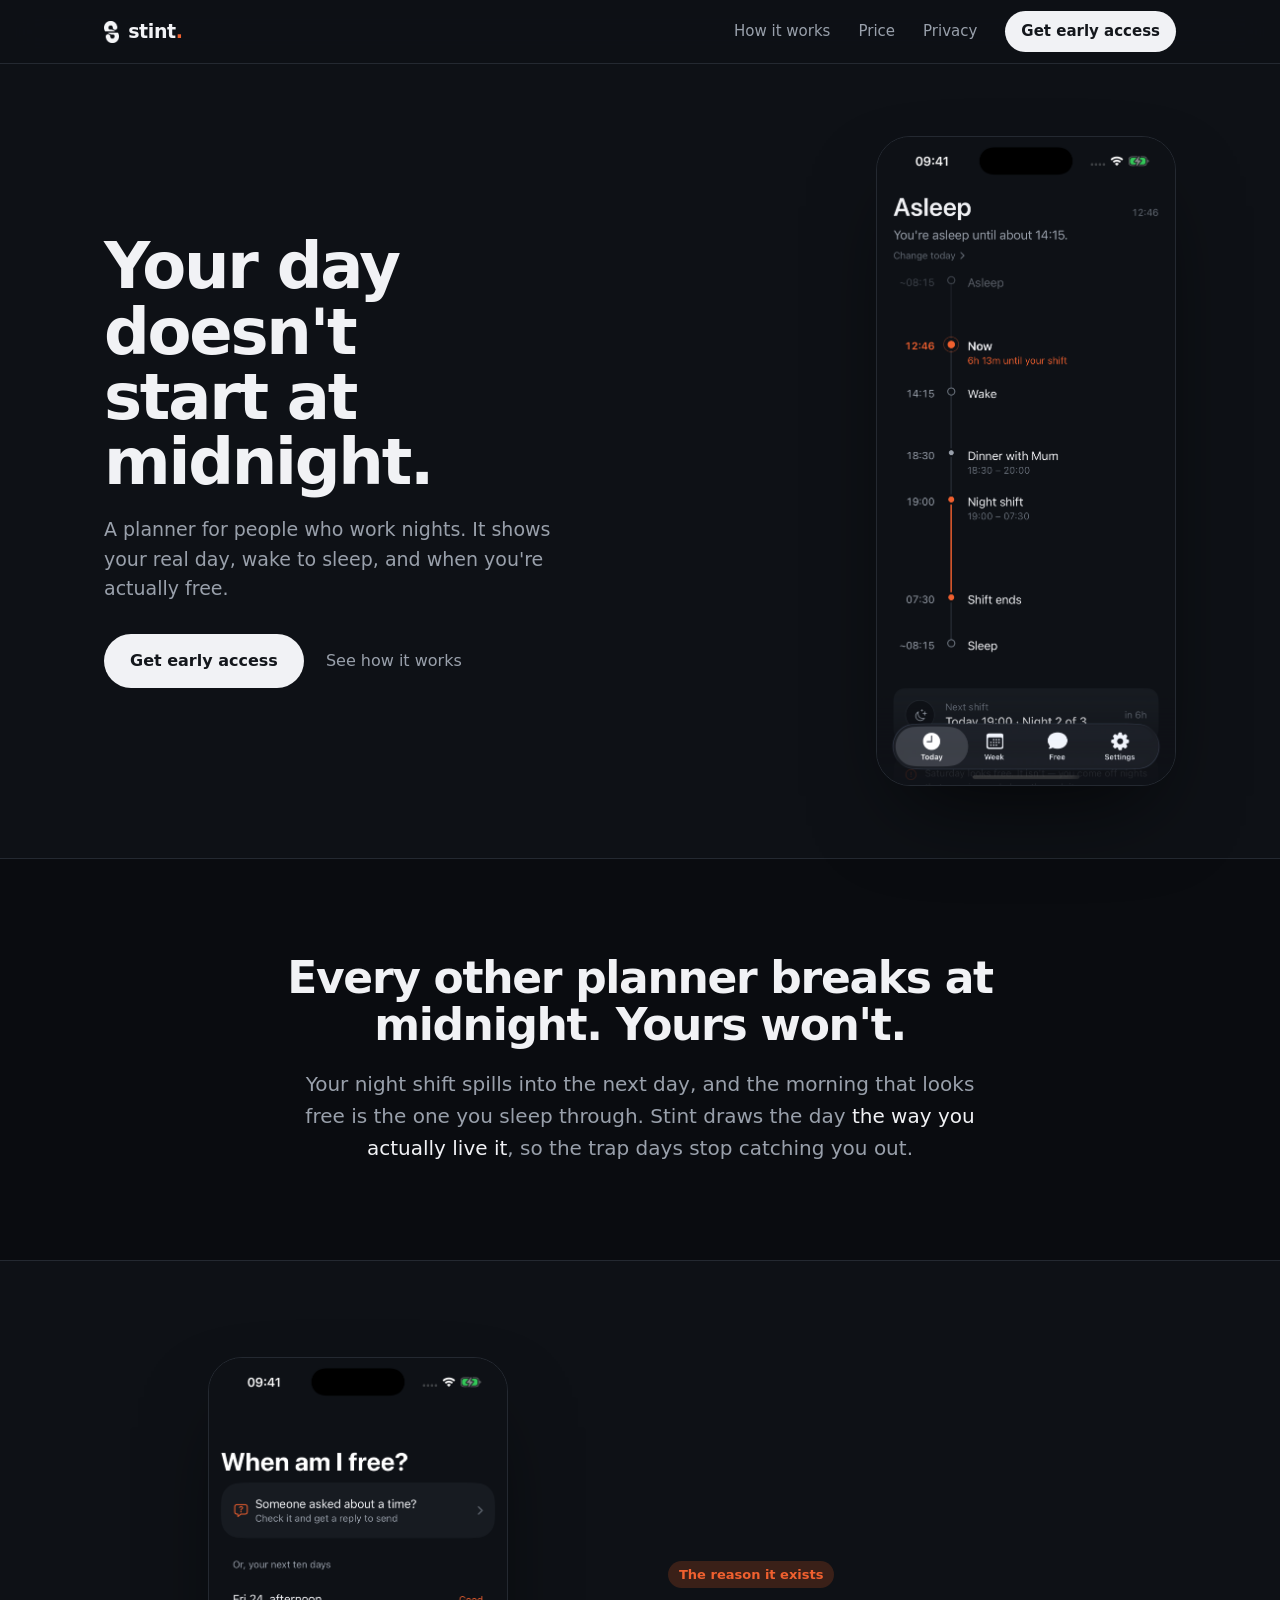
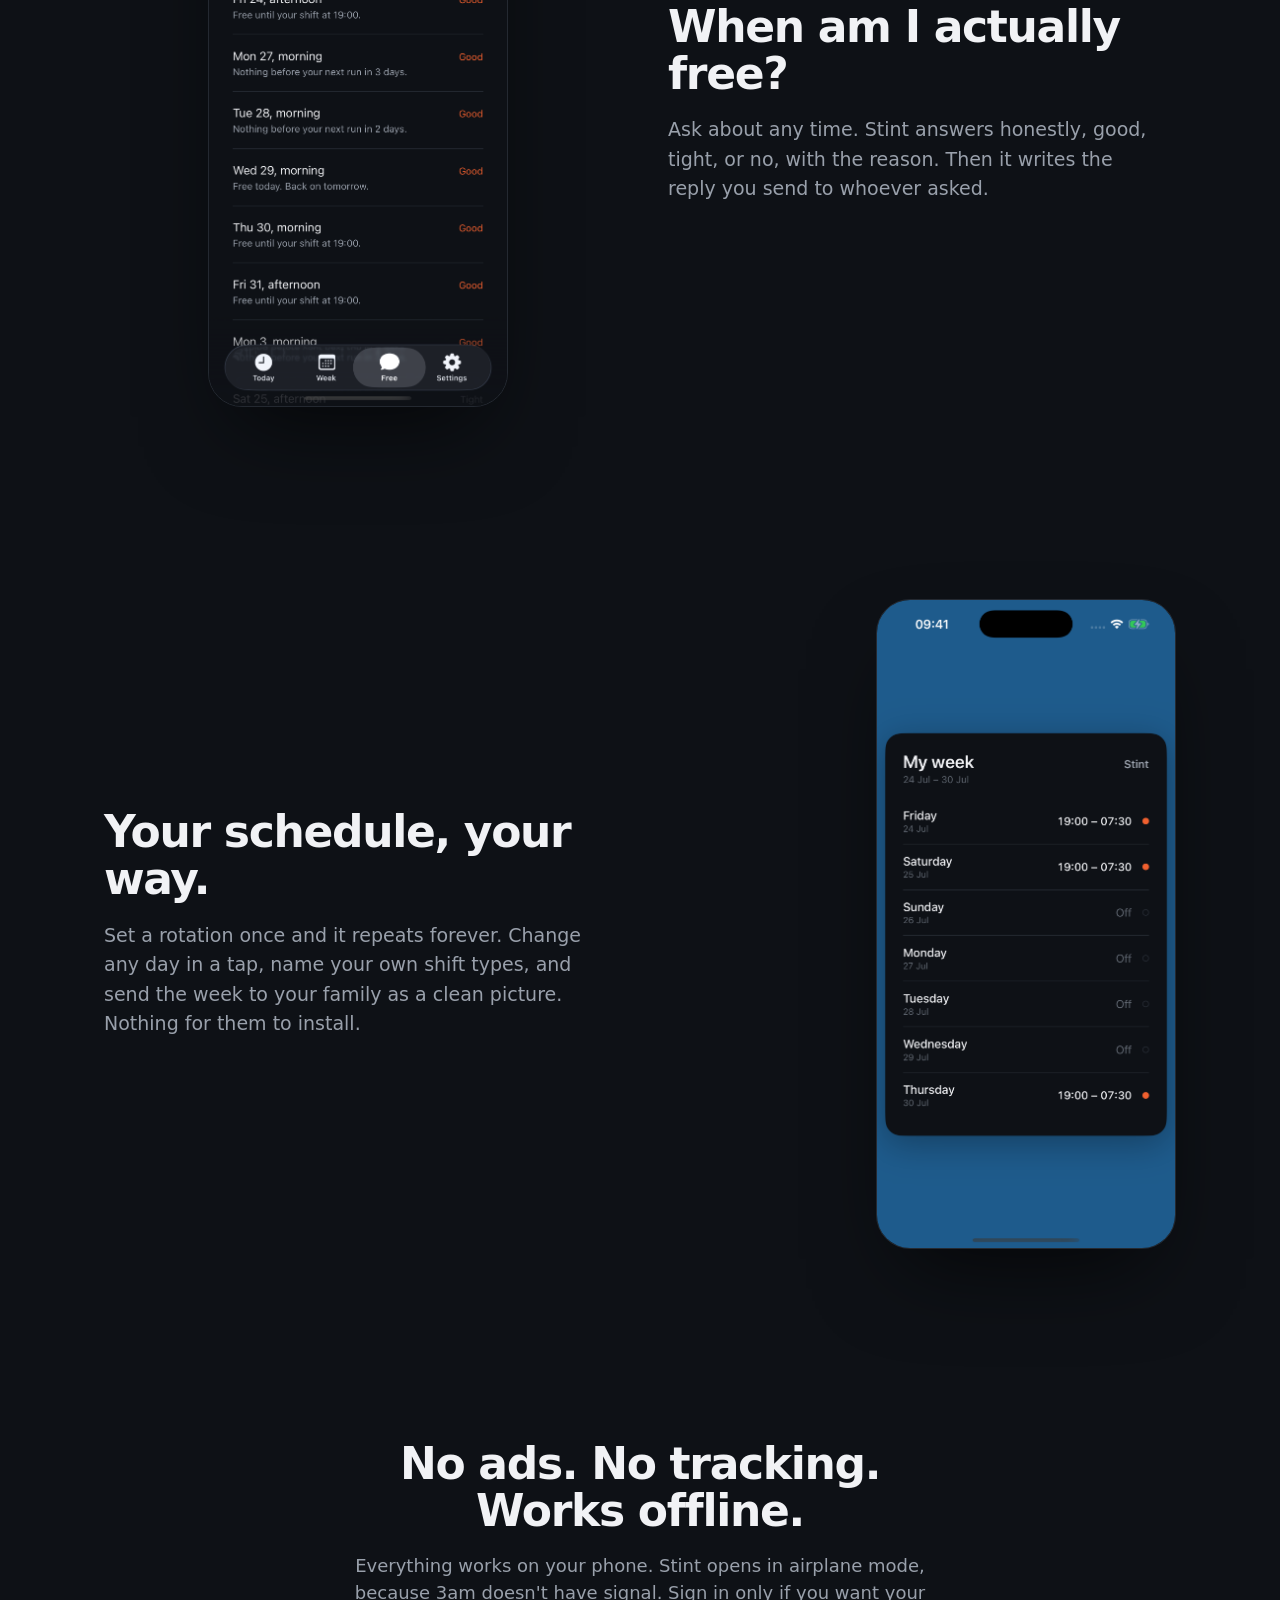
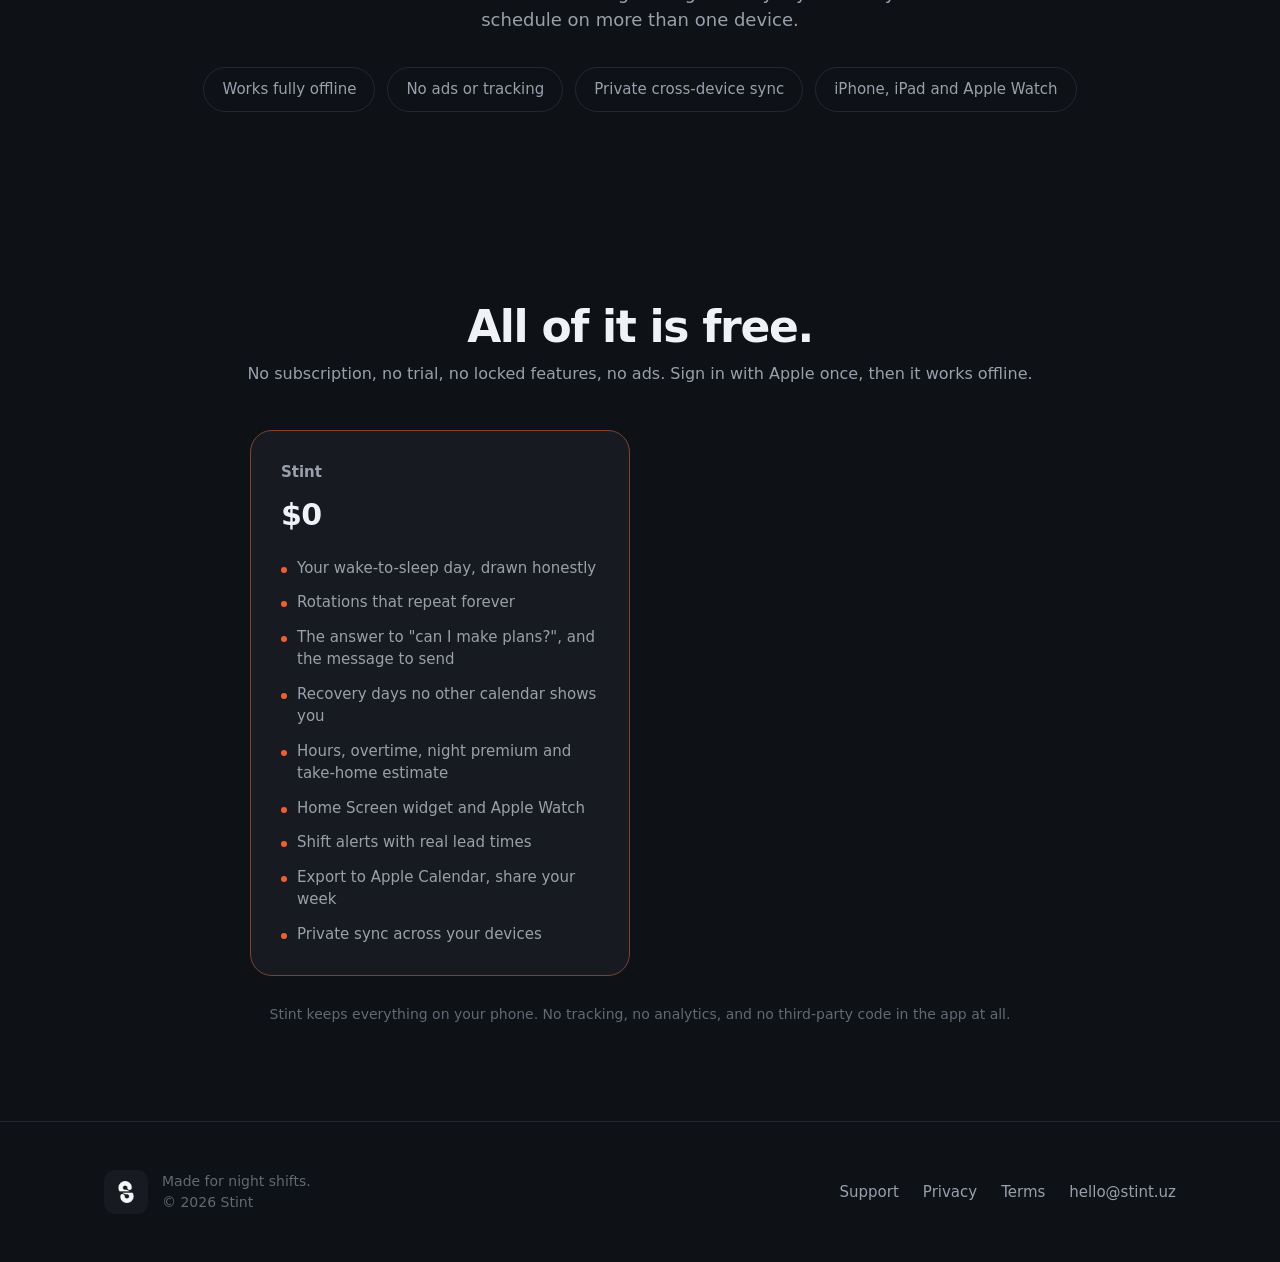
<file: index.html>
<!DOCTYPE html>
<html lang="en">
<head>
  <meta charset="UTF-8" />
  <meta name="viewport" content="width=device-width, initial-scale=1" />
  <title>Stint — a planner for people who work nights</title>
  <meta name="description" content="Stint is a native iOS planner for shift workers. It shows your real day, wake to sleep, draws how overnight shifts spill into the next day, and answers when you're actually free. No account, no servers, works offline." />
  <meta name="theme-color" content="#0E1116" />
  <meta property="og:title" content="Stint — when are you actually free?" />
  <meta property="og:description" content="A planner for people who work nights. Your real day, wake to sleep, and an honest answer to when you're free." />
  <meta property="og:type" content="website" />
  <meta property="og:image" content="img/icon.png" />
  <link rel="icon" type="image/png" href="img/icon.png" />
  <link rel="apple-touch-icon" href="img/icon.png" />
  <link rel="stylesheet" href="style.css" />
</head>
<body>
  <nav class="nav">
    <div class="wrap">
      <a class="wordmark" href="/"><img class="mark" src="img/mark.png" alt="" /><span>stint<span class="dot">.</span></span></a>
      <div class="nav-links">
        <a class="hide-sm" href="#how">How it works</a>
        <a class="hide-sm" href="#pricing">Price</a>
        <a class="hide-sm" href="privacy.html">Privacy</a>
        <a class="nav-cta" href="mailto:hello@stint.uz?subject=Stint%20early%20access">Get early access</a>
      </div>
    </div>
  </nav>

  <!-- Hero: asymmetric split -->
  <header class="hero">
    <div class="wrap">
      <div class="copy reveal">
        <h1>Your day doesn't<br />start at midnight.</h1>
        <p class="lead">A planner for people who work nights. It shows your real day, wake to sleep, and when you're actually free.</p>
        <div class="hero-actions">
          <a class="pill" href="mailto:hello@stint.uz?subject=Stint%20early%20access">Get early access</a>
          <a class="ghost" href="#how">See how it works</a>
        </div>
      </div>
      <div class="art phone-right reveal">
        <img class="shot phone" src="img/today.png" width="300" alt="The Stint Today screen: a wake-to-sleep timeline showing sleep, a personal plan, and a night shift." />
      </div>
    </div>
  </header>

  <!-- Wedge: editorial manifesto band -->
  <section class="manifesto">
    <div class="wrap reveal">
      <h2>Every other planner breaks at midnight. Yours won't.</h2>
      <p>Your night shift spills into the next day, and the morning that looks free is the one you sleep through. Stint draws the day <span class="accent">the way you actually live it</span>, so the trap days stop catching you out.</p>
    </div>
  </section>

  <!-- Free Finder: split, phone left -->
  <section class="feature reverse" id="how">
    <div class="wrap">
      <div class="copy reveal">
        <span class="chip">The reason it exists</span>
        <h2>When am I actually free?</h2>
        <p class="lead">Ask about any time. Stint answers honestly, good, tight, or no, with the reason. Then it writes the reply you send to whoever asked.</p>
      </div>
      <div class="art reveal">
        <img class="shot phone" src="img/free.png" width="300" alt="The Free screen listing upcoming windows, each with an honest verdict and a plain-language reason." />
      </div>
    </div>
  </section>

  <!-- Schedule + share: split, phone right -->
  <section class="feature">
    <div class="wrap">
      <div class="copy reveal">
        <h2>Your schedule, your way.</h2>
        <p class="lead">Set a rotation once and it repeats forever. Change any day in a tap, name your own shift types, and send the week to your family as a clean picture. Nothing for them to install.</p>
      </div>
      <div class="art phone-right reveal">
        <img class="shot phone" src="img/week.png" width="300" alt="A shareable image of the week's shifts, ready to send to family." />
      </div>
    </div>
  </section>

  <!-- Honesty band -->
  <section class="honesty">
    <div class="wrap reveal">
      <h2>No ads. No tracking. Works offline.</h2>
      <p>Everything works on your phone. Stint opens in airplane mode, because 3am doesn't have signal. Sign in only if you want your schedule on more than one device.</p>
      <div class="row">
        <span class="tag">Works fully offline</span>
        <span class="tag">No ads or tracking</span>
        <span class="tag">Private cross-device sync</span>
        <span class="tag">iPhone, iPad and Apple Watch</span>
      </div>
    </div>
  </section>

  <!-- Pricing -->
  <section class="pricing" id="pricing">
    <div class="wrap">
      <h2 class="reveal">All of it is free.</h2>
      <p class="sub reveal">No subscription, no trial, no locked features, no ads. Sign in with Apple once, then it works offline.</p>
      <div class="tiers reveal">
        <div class="tier pro">
          <div class="name">Stint</div>
          <div class="price">$0</div>
          <ul>
            <li>Your wake-to-sleep day, drawn honestly</li>
            <li>Rotations that repeat forever</li>
            <li>The answer to "can I make plans?", and the message to send</li>
            <li>Recovery days no other calendar shows you</li>
            <li>Hours, overtime, night premium and take-home estimate</li>
            <li>Home Screen widget and Apple Watch</li>
            <li>Shift alerts with real lead times</li>
            <li>Export to Apple Calendar, share your week</li>
            <li>Private sync across your devices</li>
          </ul>
        </div>
      </div>
      <p class="fine reveal">Stint keeps everything on your phone. No tracking, no analytics, and no third-party code in the app at all.</p>
    </div>
  </section>

  <footer>
    <div class="wrap">
      <div class="foot-brand">
        <img src="img/icon.png" alt="Stint app icon" width="44" height="44" />
        <span class="foot-note">Made for night shifts.<br />&copy; 2026 Stint</span>
      </div>
      <div class="foot-links">
        <a href="support.html">Support</a>
        <a href="privacy.html">Privacy</a>
        <a href="terms.html">Terms</a>
        <a href="mailto:hello@stint.uz">hello@stint.uz</a>
      </div>
    </div>
  </footer>

  <script>
    // Reveal on scroll via IntersectionObserver (no scroll listeners). Content is
    // visible by default; we opt into the animation only when motion is welcome,
    // so a JS hiccup can never leave a section blank.
    const reduce = window.matchMedia('(prefers-reduced-motion: reduce)').matches;
    if (!reduce) {
      document.body.classList.add('reveal-on');
      const io = new IntersectionObserver((entries) => {
        for (const e of entries) {
          if (e.isIntersecting) { e.target.classList.add('in'); io.unobserve(e.target); }
        }
      }, { threshold: 0.15 });
      document.querySelectorAll('.reveal').forEach((el) => io.observe(el));
    }
  </script>
</body>
</html>
</file>
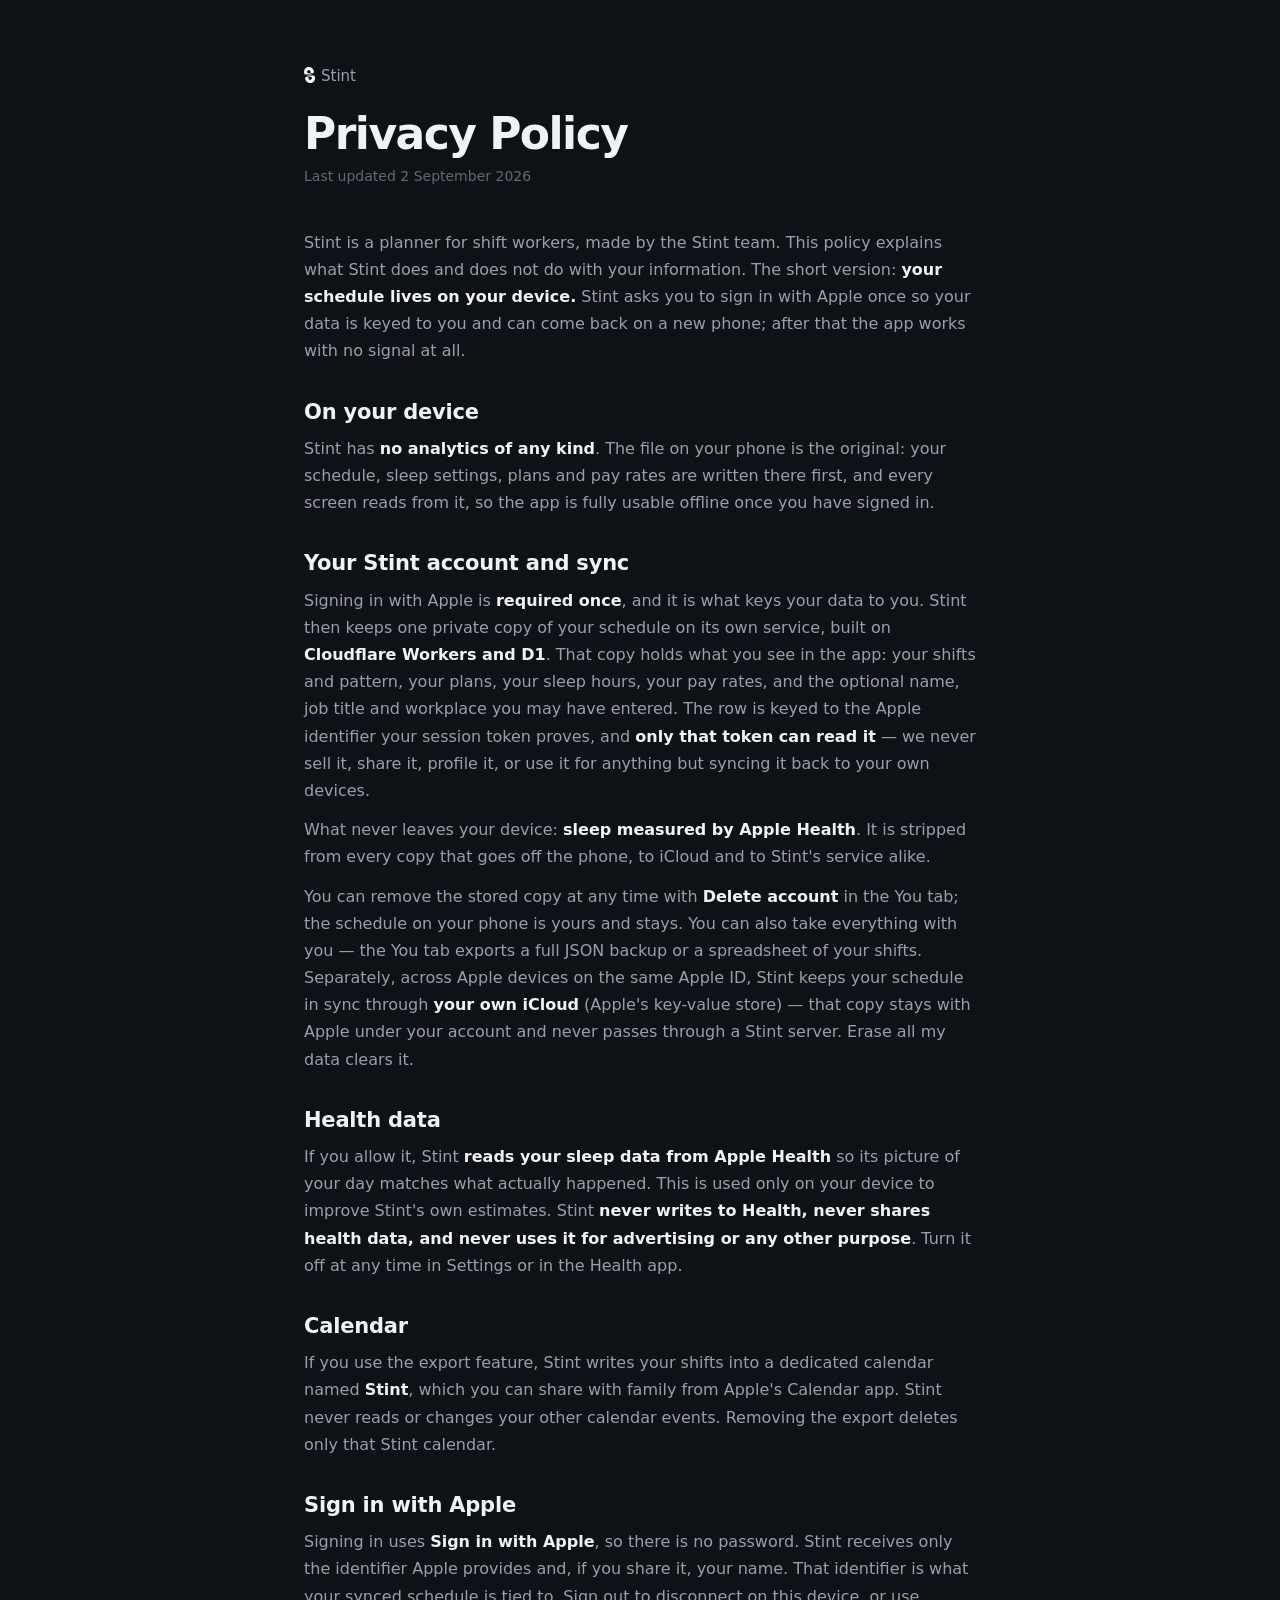
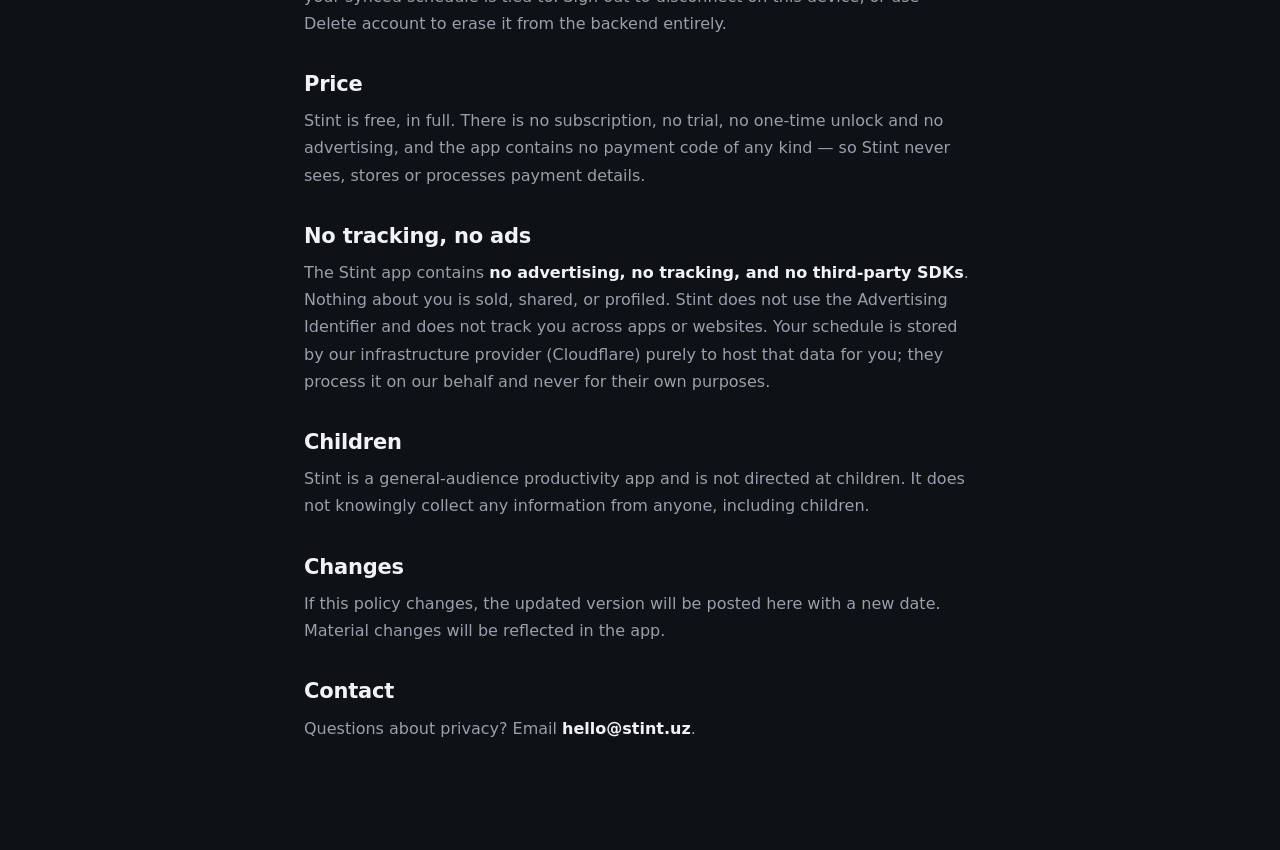
<file: privacy.html>
<!DOCTYPE html>
<html lang="en">
<head>
  <meta charset="UTF-8" />
  <meta name="viewport" content="width=device-width, initial-scale=1" />
  <title>Privacy Policy — Stint</title>
  <meta name="theme-color" content="#0E1116" />
  <link rel="icon" type="image/png" href="img/icon.png" />
  <link rel="apple-touch-icon" href="img/icon.png" />
  <link rel="stylesheet" href="style.css" />
</head>
<body>
  <main class="legal">
    <a class="back" href="/"><img class="mark" src="img/mark.png" alt="" style="height:16px;vertical-align:-2px;margin-right:6px;" />Stint</a>
    <h1>Privacy Policy</h1>
    <p class="updated">Last updated 2 September 2026</p>

    <p>Stint is a planner for shift workers, made by the Stint team. This policy explains what Stint does and does not do with your information. The short version: <strong>your schedule lives on your device.</strong> Stint asks you to sign in with Apple once so your data is keyed to you and can come back on a new phone; after that the app works with no signal at all.</p>

    <h2>On your device</h2>
    <p>Stint has <strong>no analytics of any kind</strong>. The file on your phone is the original: your schedule, sleep settings, plans and pay rates are written there first, and every screen reads from it, so the app is fully usable offline once you have signed in.</p>

    <h2>Your Stint account and sync</h2>
    <p>Signing in with Apple is <strong>required once</strong>, and it is what keys your data to you. Stint then keeps one private copy of your schedule on its own service, built on <strong>Cloudflare Workers and D1</strong>. That copy holds what you see in the app: your shifts and pattern, your plans, your sleep hours, your pay rates, and the optional name, job title and workplace you may have entered. The row is keyed to the Apple identifier your session token proves, and <strong>only that token can read it</strong> — we never sell it, share it, profile it, or use it for anything but syncing it back to your own devices.</p>
    <p>What never leaves your device: <strong>sleep measured by Apple Health</strong>. It is stripped from every copy that goes off the phone, to iCloud and to Stint's service alike.</p>
    <p>You can remove the stored copy at any time with <strong>Delete account</strong> in the You tab; the schedule on your phone is yours and stays. You can also take everything with you — the You tab exports a full JSON backup or a spreadsheet of your shifts. Separately, across Apple devices on the same Apple ID, Stint keeps your schedule in sync through <strong>your own iCloud</strong> (Apple's key-value store) — that copy stays with Apple under your account and never passes through a Stint server. Erase all my data clears it.</p>

    <h2>Health data</h2>
    <p>If you allow it, Stint <strong>reads your sleep data from Apple Health</strong> so its picture of your day matches what actually happened. This is used only on your device to improve Stint's own estimates. Stint <strong>never writes to Health, never shares health data, and never uses it for advertising or any other purpose</strong>. Turn it off at any time in Settings or in the Health app.</p>

    <h2>Calendar</h2>
    <p>If you use the export feature, Stint writes your shifts into a dedicated calendar named <strong>Stint</strong>, which you can share with family from Apple's Calendar app. Stint never reads or changes your other calendar events. Removing the export deletes only that Stint calendar.</p>

    <h2>Sign in with Apple</h2>
    <p>Signing in uses <strong>Sign in with Apple</strong>, so there is no password. Stint receives only the identifier Apple provides and, if you share it, your name. That identifier is what your synced schedule is tied to. Sign out to disconnect on this device, or use Delete account to erase it from the backend entirely.</p>

    <h2>Price</h2>
    <p>Stint is free, in full. There is no subscription, no trial, no one-time unlock and no advertising, and the app contains no payment code of any kind — so Stint never sees, stores or processes payment details.</p>

    <h2>No tracking, no ads</h2>
    <p>The Stint app contains <strong>no advertising, no tracking, and no third-party SDKs</strong>. Nothing about you is sold, shared, or profiled. Stint does not use the Advertising Identifier and does not track you across apps or websites. Your schedule is stored by our infrastructure provider (Cloudflare) purely to host that data for you; they process it on our behalf and never for their own purposes.</p>

    <h2>Children</h2>
    <p>Stint is a general-audience productivity app and is not directed at children. It does not knowingly collect any information from anyone, including children.</p>

    <h2>Changes</h2>
    <p>If this policy changes, the updated version will be posted here with a new date. Material changes will be reflected in the app.</p>

    <h2>Contact</h2>
    <p>Questions about privacy? Email <strong><a href="mailto:hello@stint.uz">hello@stint.uz</a></strong>.</p>
  </main>
</body>
</html>
</file>
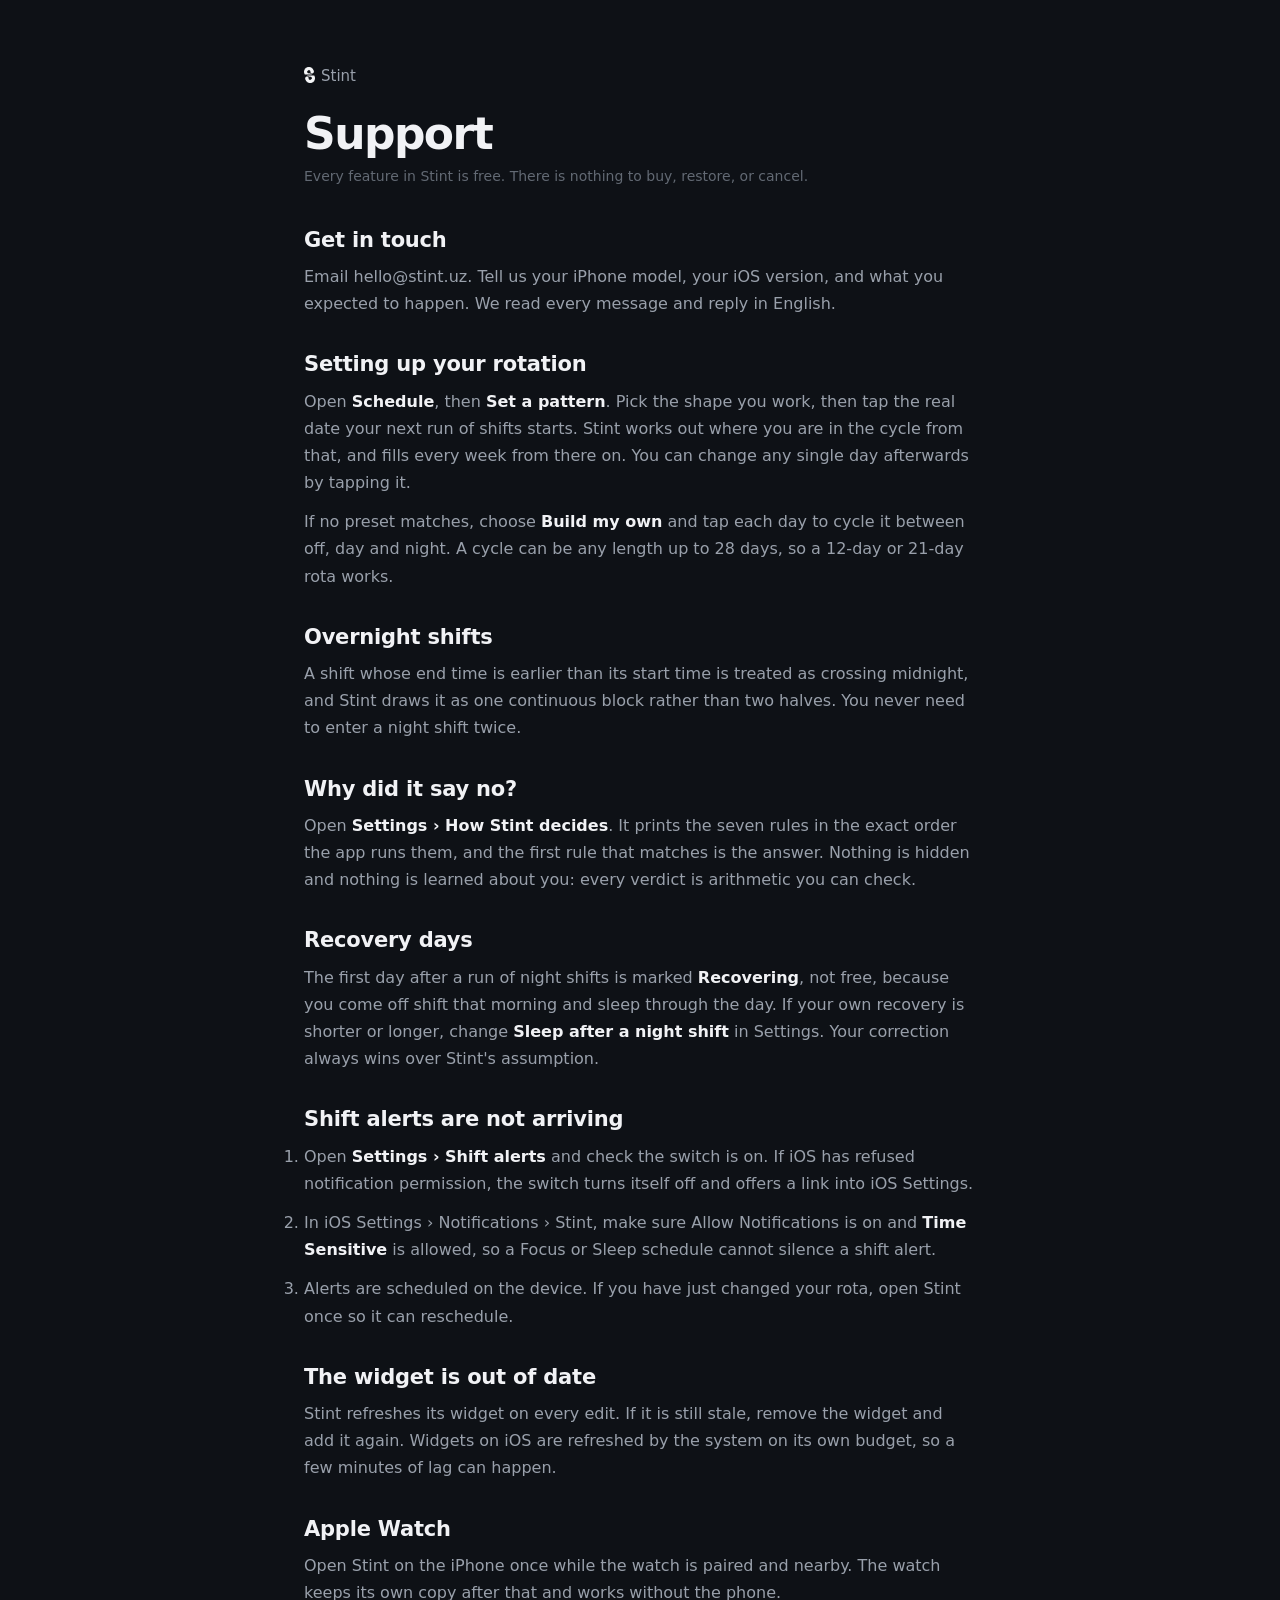
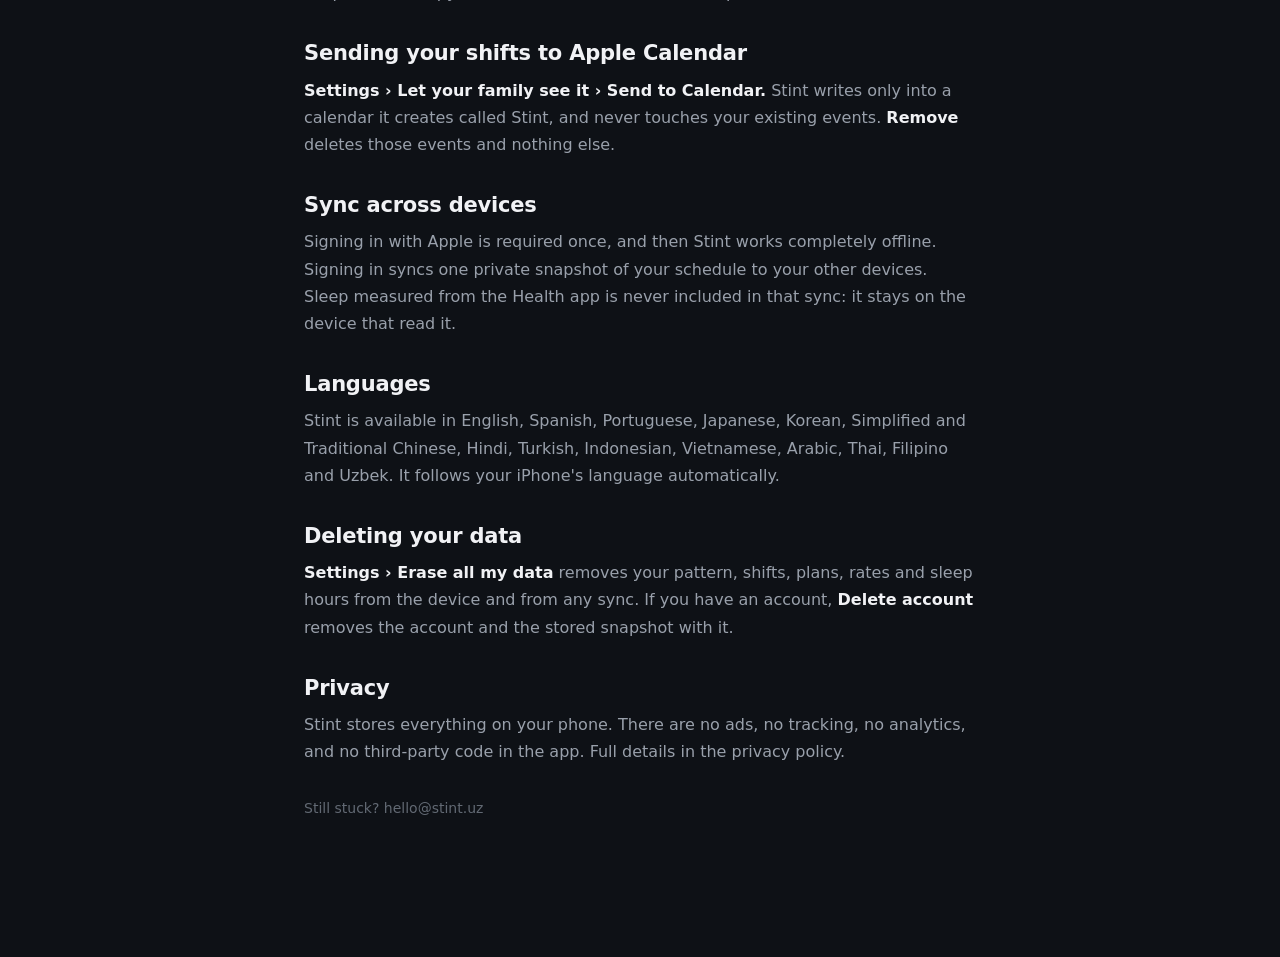
<file: support.html>
<!DOCTYPE html>
<html lang="en">
<head>
  <meta charset="UTF-8" />
  <meta name="viewport" content="width=device-width, initial-scale=1" />
  <title>Support — Stint</title>
  <meta name="description" content="Help with Stint: setting up your rotation, how the verdicts are decided, recovery days, alerts, widgets, sync, and how to get in touch." />
  <meta name="theme-color" content="#0B0D10" />
  <link rel="icon" type="image/png" href="img/icon.png" />
  <link rel="apple-touch-icon" href="img/icon.png" />
  <link rel="stylesheet" href="style.css" />
</head>
<body>
  <main class="legal">
    <a class="back" href="/"><img class="mark" src="img/mark.png" alt="" style="height:16px;vertical-align:-2px;margin-right:6px;" />Stint</a>
    <h1>Support</h1>
    <p class="updated">Every feature in Stint is free. There is nothing to buy, restore, or cancel.</p>

    <h2>Get in touch</h2>
    <p>Email <a href="mailto:hello@stint.uz">hello@stint.uz</a>. Tell us your iPhone model, your iOS version, and what you expected to happen. We read every message and reply in English.</p>

    <h2>Setting up your rotation</h2>
    <p>Open <strong>Schedule</strong>, then <strong>Set a pattern</strong>. Pick the shape you work, then tap the real date your next run of shifts starts. Stint works out where you are in the cycle from that, and fills every week from there on. You can change any single day afterwards by tapping it.</p>
    <p>If no preset matches, choose <strong>Build my own</strong> and tap each day to cycle it between off, day and night. A cycle can be any length up to 28 days, so a 12-day or 21-day rota works.</p>

    <h2>Overnight shifts</h2>
    <p>A shift whose end time is earlier than its start time is treated as crossing midnight, and Stint draws it as one continuous block rather than two halves. You never need to enter a night shift twice.</p>

    <h2>Why did it say no?</h2>
    <p>Open <strong>Settings &rsaquo; How Stint decides</strong>. It prints the seven rules in the exact order the app runs them, and the first rule that matches is the answer. Nothing is hidden and nothing is learned about you: every verdict is arithmetic you can check.</p>

    <h2>Recovery days</h2>
    <p>The first day after a run of night shifts is marked <strong>Recovering</strong>, not free, because you come off shift that morning and sleep through the day. If your own recovery is shorter or longer, change <strong>Sleep after a night shift</strong> in Settings. Your correction always wins over Stint's assumption.</p>

    <h2>Shift alerts are not arriving</h2>
    <ol>
      <li>Open <strong>Settings &rsaquo; Shift alerts</strong> and check the switch is on. If iOS has refused notification permission, the switch turns itself off and offers a link into iOS Settings.</li>
      <li>In iOS Settings &rsaquo; Notifications &rsaquo; Stint, make sure Allow Notifications is on and <strong>Time Sensitive</strong> is allowed, so a Focus or Sleep schedule cannot silence a shift alert.</li>
      <li>Alerts are scheduled on the device. If you have just changed your rota, open Stint once so it can reschedule.</li>
    </ol>

    <h2>The widget is out of date</h2>
    <p>Stint refreshes its widget on every edit. If it is still stale, remove the widget and add it again. Widgets on iOS are refreshed by the system on its own budget, so a few minutes of lag can happen.</p>

    <h2>Apple Watch</h2>
    <p>Open Stint on the iPhone once while the watch is paired and nearby. The watch keeps its own copy after that and works without the phone.</p>

    <h2>Sending your shifts to Apple Calendar</h2>
    <p><strong>Settings &rsaquo; Let your family see it &rsaquo; Send to Calendar.</strong> Stint writes only into a calendar it creates called Stint, and never touches your existing events. <strong>Remove</strong> deletes those events and nothing else.</p>

    <h2>Sync across devices</h2>
    <p>Signing in with Apple is required once, and then Stint works completely offline. Signing in syncs one private snapshot of your schedule to your other devices. Sleep measured from the Health app is never included in that sync: it stays on the device that read it.</p>

    <h2>Languages</h2>
    <p>Stint is available in English, Spanish, Portuguese, Japanese, Korean, Simplified and Traditional Chinese, Hindi, Turkish, Indonesian, Vietnamese, Arabic, Thai, Filipino and Uzbek. It follows your iPhone's language automatically.</p>

    <h2>Deleting your data</h2>
    <p><strong>Settings &rsaquo; Erase all my data</strong> removes your pattern, shifts, plans, rates and sleep hours from the device and from any sync. If you have an account, <strong>Delete account</strong> removes the account and the stored snapshot with it.</p>

    <h2>Privacy</h2>
    <p>Stint stores everything on your phone. There are no ads, no tracking, no analytics, and no third-party code in the app. Full details in the <a href="privacy.html">privacy policy</a>.</p>

    <p class="updated" style="margin-top:32px;">Still stuck? <a href="mailto:hello@stint.uz">hello@stint.uz</a></p>
  </main>
</body>
</html>
</file>
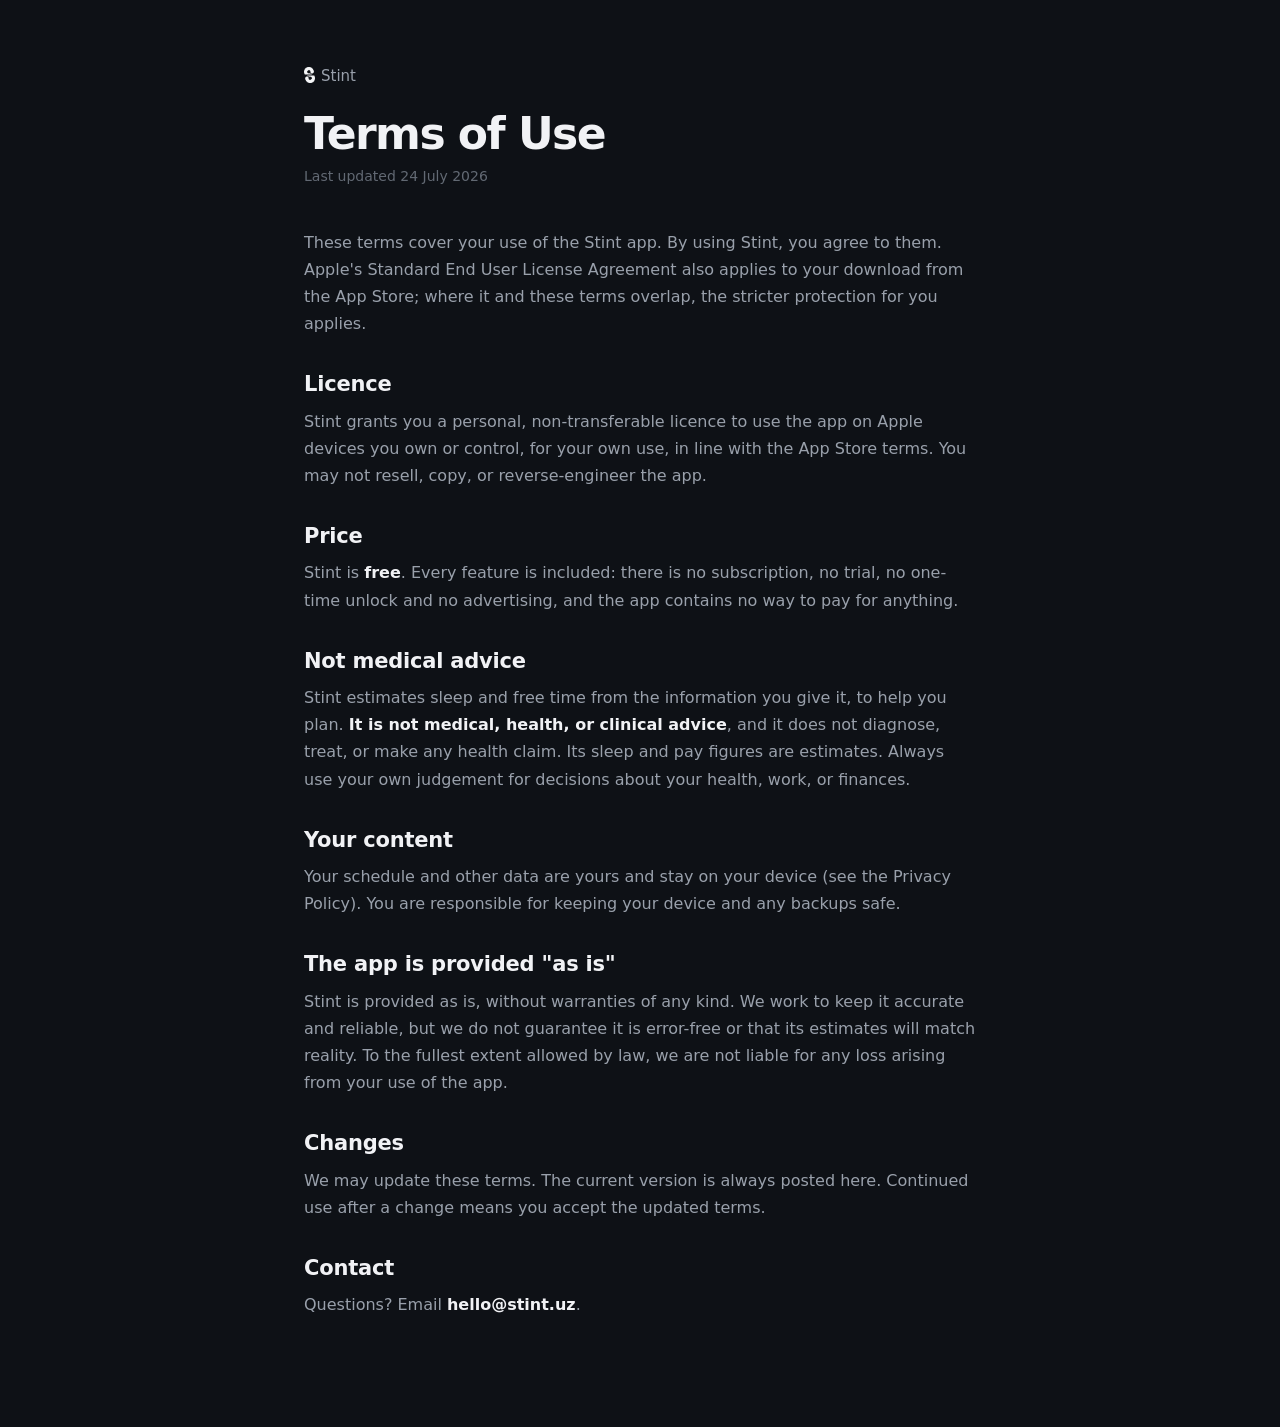
<file: terms.html>
<!DOCTYPE html>
<html lang="en">
<head>
  <meta charset="UTF-8" />
  <meta name="viewport" content="width=device-width, initial-scale=1" />
  <title>Terms of Use — Stint</title>
  <meta name="theme-color" content="#0E1116" />
  <link rel="icon" type="image/png" href="img/icon.png" />
  <link rel="apple-touch-icon" href="img/icon.png" />
  <link rel="stylesheet" href="style.css" />
</head>
<body>
  <main class="legal">
    <a class="back" href="/"><img class="mark" src="img/mark.png" alt="" style="height:16px;vertical-align:-2px;margin-right:6px;" />Stint</a>
    <h1>Terms of Use</h1>
    <p class="updated">Last updated 24 July 2026</p>

    <p>These terms cover your use of the Stint app. By using Stint, you agree to them. Apple's <a href="https://www.apple.com/legal/internet-services/itunes/dev/stdeula/">Standard End User License Agreement</a> also applies to your download from the App Store; where it and these terms overlap, the stricter protection for you applies.</p>

    <h2>Licence</h2>
    <p>Stint grants you a personal, non-transferable licence to use the app on Apple devices you own or control, for your own use, in line with the App Store terms. You may not resell, copy, or reverse-engineer the app.</p>

    <h2>Price</h2>
    <p>Stint is <strong>free</strong>. Every feature is included: there is no subscription, no trial, no one-time unlock and no advertising, and the app contains no way to pay for anything.</p>

    <h2>Not medical advice</h2>
    <p>Stint estimates sleep and free time from the information you give it, to help you plan. <strong>It is not medical, health, or clinical advice</strong>, and it does not diagnose, treat, or make any health claim. Its sleep and pay figures are estimates. Always use your own judgement for decisions about your health, work, or finances.</p>

    <h2>Your content</h2>
    <p>Your schedule and other data are yours and stay on your device (see the <a href="privacy.html">Privacy Policy</a>). You are responsible for keeping your device and any backups safe.</p>

    <h2>The app is provided "as is"</h2>
    <p>Stint is provided as is, without warranties of any kind. We work to keep it accurate and reliable, but we do not guarantee it is error-free or that its estimates will match reality. To the fullest extent allowed by law, we are not liable for any loss arising from your use of the app.</p>

    <h2>Changes</h2>
    <p>We may update these terms. The current version is always posted here. Continued use after a change means you accept the updated terms.</p>

    <h2>Contact</h2>
    <p>Questions? Email <strong><a href="mailto:hello@stint.uz">hello@stint.uz</a></strong>.</p>
  </main>
</body>
</html>
</file>
<file: style.css>
/* Stint — marketing site. Brand tokens from docs/02-BRAND.md, dark-first (the
   app's native habitat is 3am). One accent (Signal orange), used sparingly.
   System font (SF on Apple devices) to match the app. No em-dashes anywhere. */

:root {
  --canvas: #0E1116;
  --surface: #171B21;
  --surface-2: #1B2027;
  --ink: #F1F2F5;
  --ink2: #99A0AB;
  --ink3: #626973;
  --hairline: #242931;
  --signal: #F0602F;
  --signal-soft: #3A2018;
  --cta: #F1F2F5;
  --on-cta: #14171C;
  --sky-night: #0A0C10;
  --radius: 16px;
  --pill: 999px;
  --max: 1120px;
  font-family: -apple-system, BlinkMacSystemFont, "SF Pro Display", "SF Pro Text",
    system-ui, "Segoe UI", sans-serif;
}

* { box-sizing: border-box; margin: 0; padding: 0; }

html { scroll-behavior: smooth; -webkit-font-smoothing: antialiased; }

body {
  background: var(--canvas);
  color: var(--ink);
  line-height: 1.5;
  overflow-x: hidden;
}

a { color: inherit; text-decoration: none; }

.wrap { width: 100%; max-width: var(--max); margin: 0 auto; padding: 0 24px; }

/* ---------- Nav ---------- */
.nav {
  position: sticky; top: 0; z-index: 40;
  height: 64px; display: flex; align-items: center;
  background: rgba(14, 17, 22, 0.72);
  backdrop-filter: saturate(160%) blur(18px);
  -webkit-backdrop-filter: saturate(160%) blur(18px);
  border-bottom: 1px solid var(--hairline);
}
.nav .wrap { display: flex; align-items: center; justify-content: space-between; }
.wordmark { display: inline-flex; align-items: center; gap: 9px; font-weight: 600; font-size: 19px; letter-spacing: -0.02em; }
.wordmark .mark { height: 22px; width: auto; display: block; }
.wordmark .dot { color: var(--signal); }
.nav-links { display: flex; align-items: center; gap: 28px; }
.nav-links a { color: var(--ink2); font-size: 15px; transition: color .2s ease; }
.nav-links a:hover { color: var(--ink); }
.nav-cta {
  background: var(--cta); color: var(--on-cta) !important;
  padding: 9px 16px; border-radius: var(--pill); font-weight: 600; font-size: 14px;
  transition: transform .2s cubic-bezier(.16,1,.3,1), opacity .2s ease;
}
.nav-cta:hover { opacity: .92; }
.nav-cta:active { transform: scale(.97); }
@media (max-width: 680px) { .nav-links .hide-sm { display: none; } }

/* ---------- Buttons ---------- */
.pill {
  display: inline-flex; align-items: center; gap: 8px;
  background: var(--cta); color: var(--on-cta);
  padding: 15px 26px; border-radius: var(--pill);
  font-weight: 600; font-size: 16px;
  transition: transform .2s cubic-bezier(.16,1,.3,1), opacity .2s ease;
}
.pill:hover { opacity: .93; }
.pill:active { transform: translateY(1px) scale(.99); }
.ghost { color: var(--ink2); font-weight: 500; font-size: 16px; transition: color .2s ease; }
.ghost:hover { color: var(--ink); }

/* ---------- Sections ---------- */
section { padding: 96px 0; }
.eyebrow { color: var(--ink3); font-size: 13px; font-weight: 500; letter-spacing: .01em; margin-bottom: 14px; }

h1 { font-size: clamp(40px, 6.4vw, 64px); line-height: 1.02; letter-spacing: -0.035em; font-weight: 600; }
h2 { font-size: clamp(30px, 4.4vw, 44px); line-height: 1.06; letter-spacing: -0.03em; font-weight: 600; }
.lead { color: var(--ink2); font-size: clamp(17px, 2.1vw, 19px); line-height: 1.55; max-width: 40ch; }

/* Hero */
.hero { padding-top: 72px; padding-bottom: 72px; }
.hero .wrap { display: grid; grid-template-columns: 1.05fr 0.95fr; gap: 48px; align-items: center; }
.hero h1 { margin-bottom: 20px; }
.hero .lead { margin-bottom: 30px; }
.hero-actions { display: flex; align-items: center; gap: 22px; }
.shot { border-radius: 34px; border: 1px solid var(--hairline); box-shadow: 0 40px 90px -30px rgba(0,0,0,.7); display: block; width: 100%; }
.phone { max-width: 300px; margin: 0 auto; }
.phone-right { justify-self: end; }
@media (max-width: 860px) {
  .hero .wrap { grid-template-columns: 1fr; gap: 40px; }
  .phone { max-width: 260px; }
  .hero-actions { justify-content: flex-start; }
}

/* Manifesto band */
.manifesto { background: var(--sky-night); border-top: 1px solid var(--hairline); border-bottom: 1px solid var(--hairline); }
.manifesto .wrap { max-width: 760px; text-align: center; }
.manifesto h2 { margin-bottom: 20px; }
.manifesto p { color: var(--ink2); font-size: clamp(17px, 2.2vw, 20px); line-height: 1.6; max-width: 62ch; margin: 0 auto; }
.manifesto .accent { color: var(--ink); }

/* Feature split */
.feature .wrap { display: grid; grid-template-columns: 1fr 1fr; gap: 56px; align-items: center; }
.feature.reverse .wrap .copy { order: 2; }
.feature.reverse .wrap .art { order: 1; }
.feature .copy h2 { margin-bottom: 18px; }
.chip { display: inline-block; color: var(--signal); background: var(--signal-soft); font-size: 13px; font-weight: 600; padding: 4px 11px; border-radius: var(--pill); margin-bottom: 16px; }
@media (max-width: 860px) {
  .feature .wrap { grid-template-columns: 1fr; gap: 36px; }
  .feature.reverse .wrap .copy { order: 1; }
  .feature.reverse .wrap .art { order: 2; }
}

/* Honesty band */
.honesty { text-align: center; }
.honesty h2 { max-width: 20ch; margin: 0 auto 18px; }
.honesty p { color: var(--ink2); font-size: 18px; max-width: 52ch; margin: 0 auto; }
.honesty .row { display: flex; justify-content: center; flex-wrap: wrap; gap: 12px; margin-top: 34px; }
.tag { border: 1px solid var(--hairline); color: var(--ink2); border-radius: var(--pill); padding: 10px 18px; font-size: 15px; font-weight: 500; }

/* Pricing */
.pricing { text-align: center; }
.pricing > .wrap > h2 { margin-bottom: 12px; }
.pricing .sub { color: var(--ink2); margin-bottom: 44px; }
.tiers { display: grid; grid-template-columns: 1fr 1fr; gap: 20px; max-width: 780px; margin: 0 auto; text-align: left; }
.tier { border: 1px solid var(--hairline); border-radius: 22px; padding: 30px; background: var(--surface); }
.tier.pro { border-color: color-mix(in srgb, var(--signal) 45%, var(--hairline)); }
.tier .name { font-size: 15px; color: var(--ink2); font-weight: 600; }
.tier .price { font-size: 30px; font-weight: 600; letter-spacing: -0.02em; margin: 8px 0 4px; font-variant-numeric: tabular-nums; }
.tier .price small { font-size: 15px; color: var(--ink3); font-weight: 500; }
.tier ul { list-style: none; margin-top: 20px; display: grid; gap: 12px; }
.tier li { color: var(--ink2); font-size: 15px; display: flex; gap: 10px; align-items: baseline; }
.tier li::before { content: ""; width: 6px; height: 6px; border-radius: 50%; flex: none; margin-top: 7px; background: var(--ink3); }
.tier.pro li::before { background: var(--signal); }
.pricing .fine { color: var(--ink3); font-size: 14px; margin-top: 28px; }
@media (max-width: 680px) { .tiers { grid-template-columns: 1fr; } }

/* Footer */
footer { border-top: 1px solid var(--hairline); padding: 48px 0; }
footer .wrap { display: flex; justify-content: space-between; align-items: center; gap: 20px; flex-wrap: wrap; }
.foot-brand { display: flex; align-items: center; gap: 14px; }
.foot-brand img { width: 44px; height: 44px; border-radius: 11px; display: block; }
.foot-links { display: flex; gap: 24px; }
.foot-links a { color: var(--ink2); font-size: 15px; transition: color .2s ease; }
.foot-links a:hover { color: var(--ink); }
.foot-note { color: var(--ink3); font-size: 14px; }

/* Reveal on scroll. Progressive enhancement: content is visible by default, and
   only the `reveal-on` class (added by JS, and never under reduced motion) opts
   into the hidden-start. So if JS fails or is slow, nothing is ever blank. */
.reveal { transition: opacity .7s cubic-bezier(.16,1,.3,1), transform .7s cubic-bezier(.16,1,.3,1); }
body.reveal-on .reveal { opacity: 0; transform: translateY(18px); }
body.reveal-on .reveal.in { opacity: 1; transform: none; }
@media (prefers-reduced-motion: reduce) {
  html { scroll-behavior: auto; }
  .reveal { transition: none; }
}

/* Legal pages */
.legal { max-width: 720px; margin: 0 auto; padding: 64px 24px 96px; }
.legal a.back { color: var(--ink2); font-size: 15px; }
.legal h1 { font-size: clamp(32px, 5vw, 44px); margin: 24px 0 8px; }
.legal .updated { color: var(--ink3); font-size: 14px; margin-bottom: 40px; }
.legal h2 { font-size: 21px; margin: 36px 0 12px; letter-spacing: -0.01em; }
.legal p, .legal li { color: var(--ink2); font-size: 16px; line-height: 1.7; margin-bottom: 12px; }
.legal ul { padding-left: 20px; margin-bottom: 12px; }
.legal strong { color: var(--ink); font-weight: 600; }
</file>
